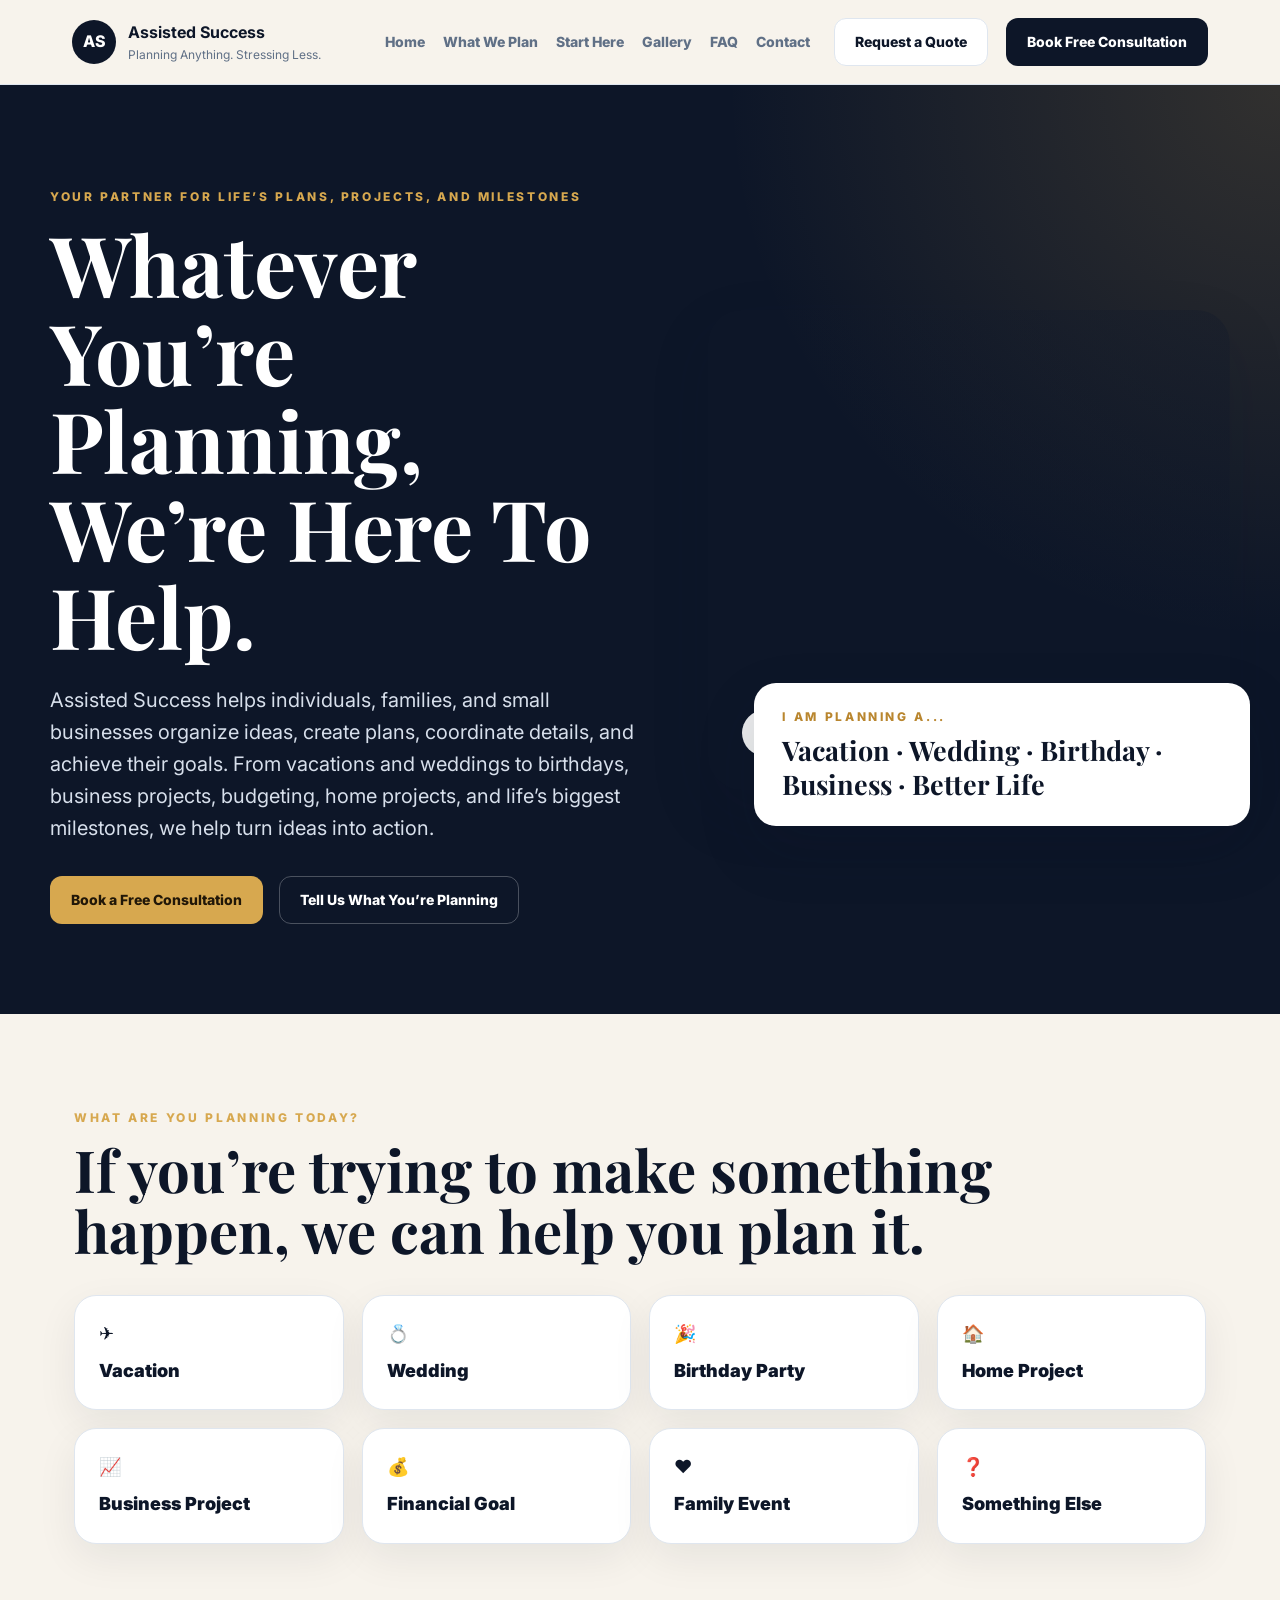
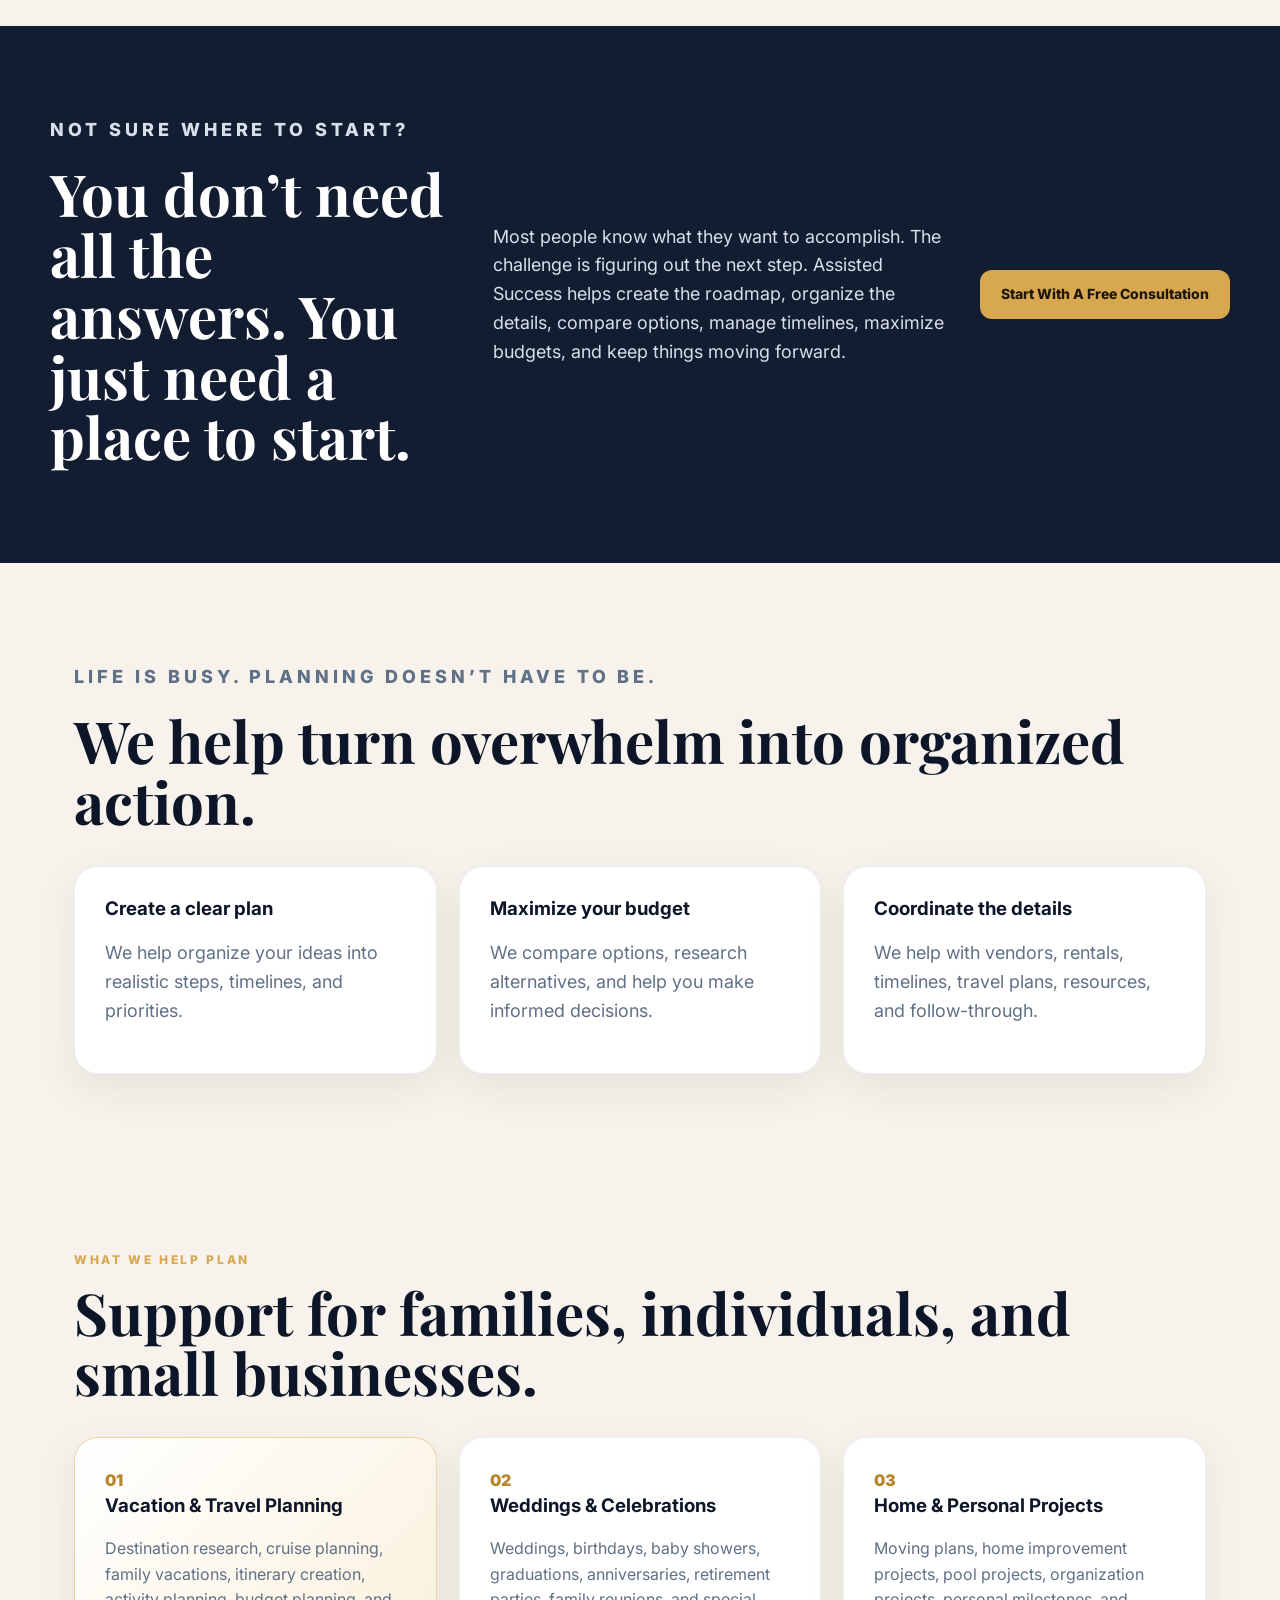
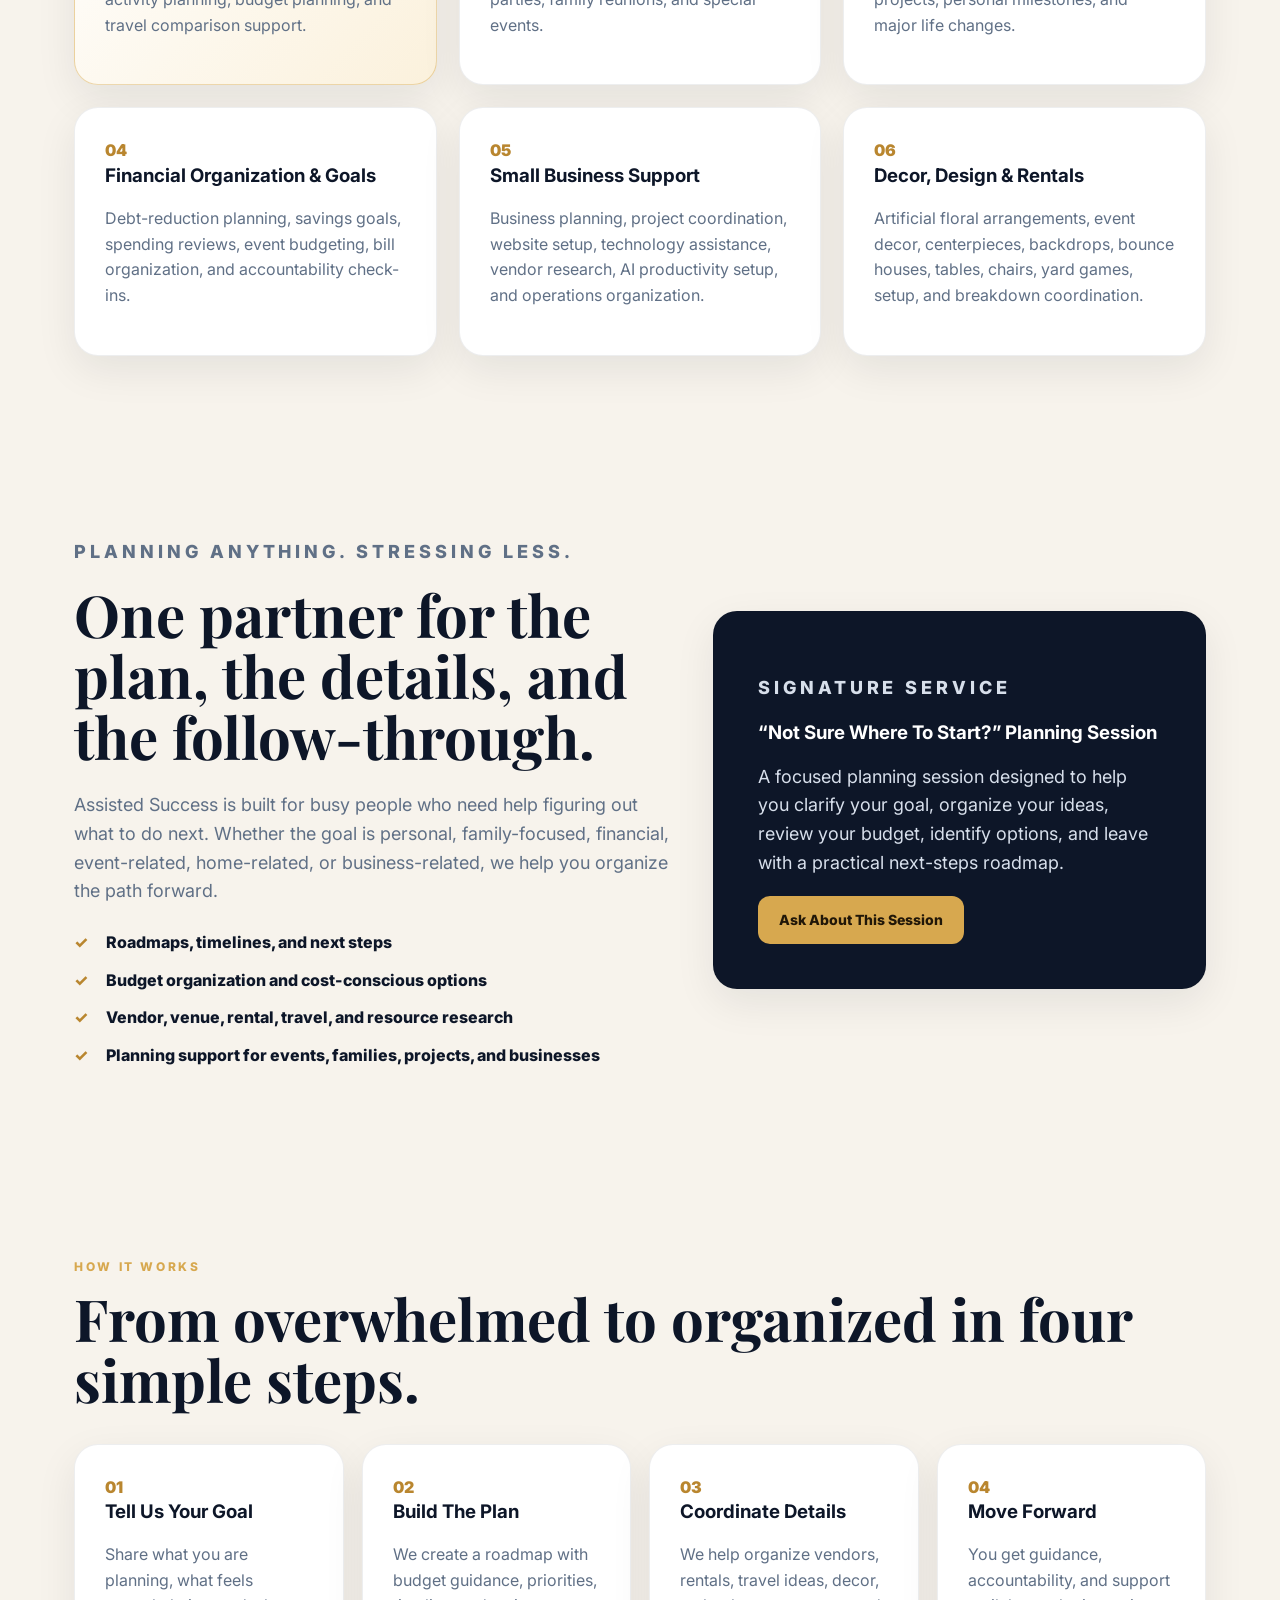
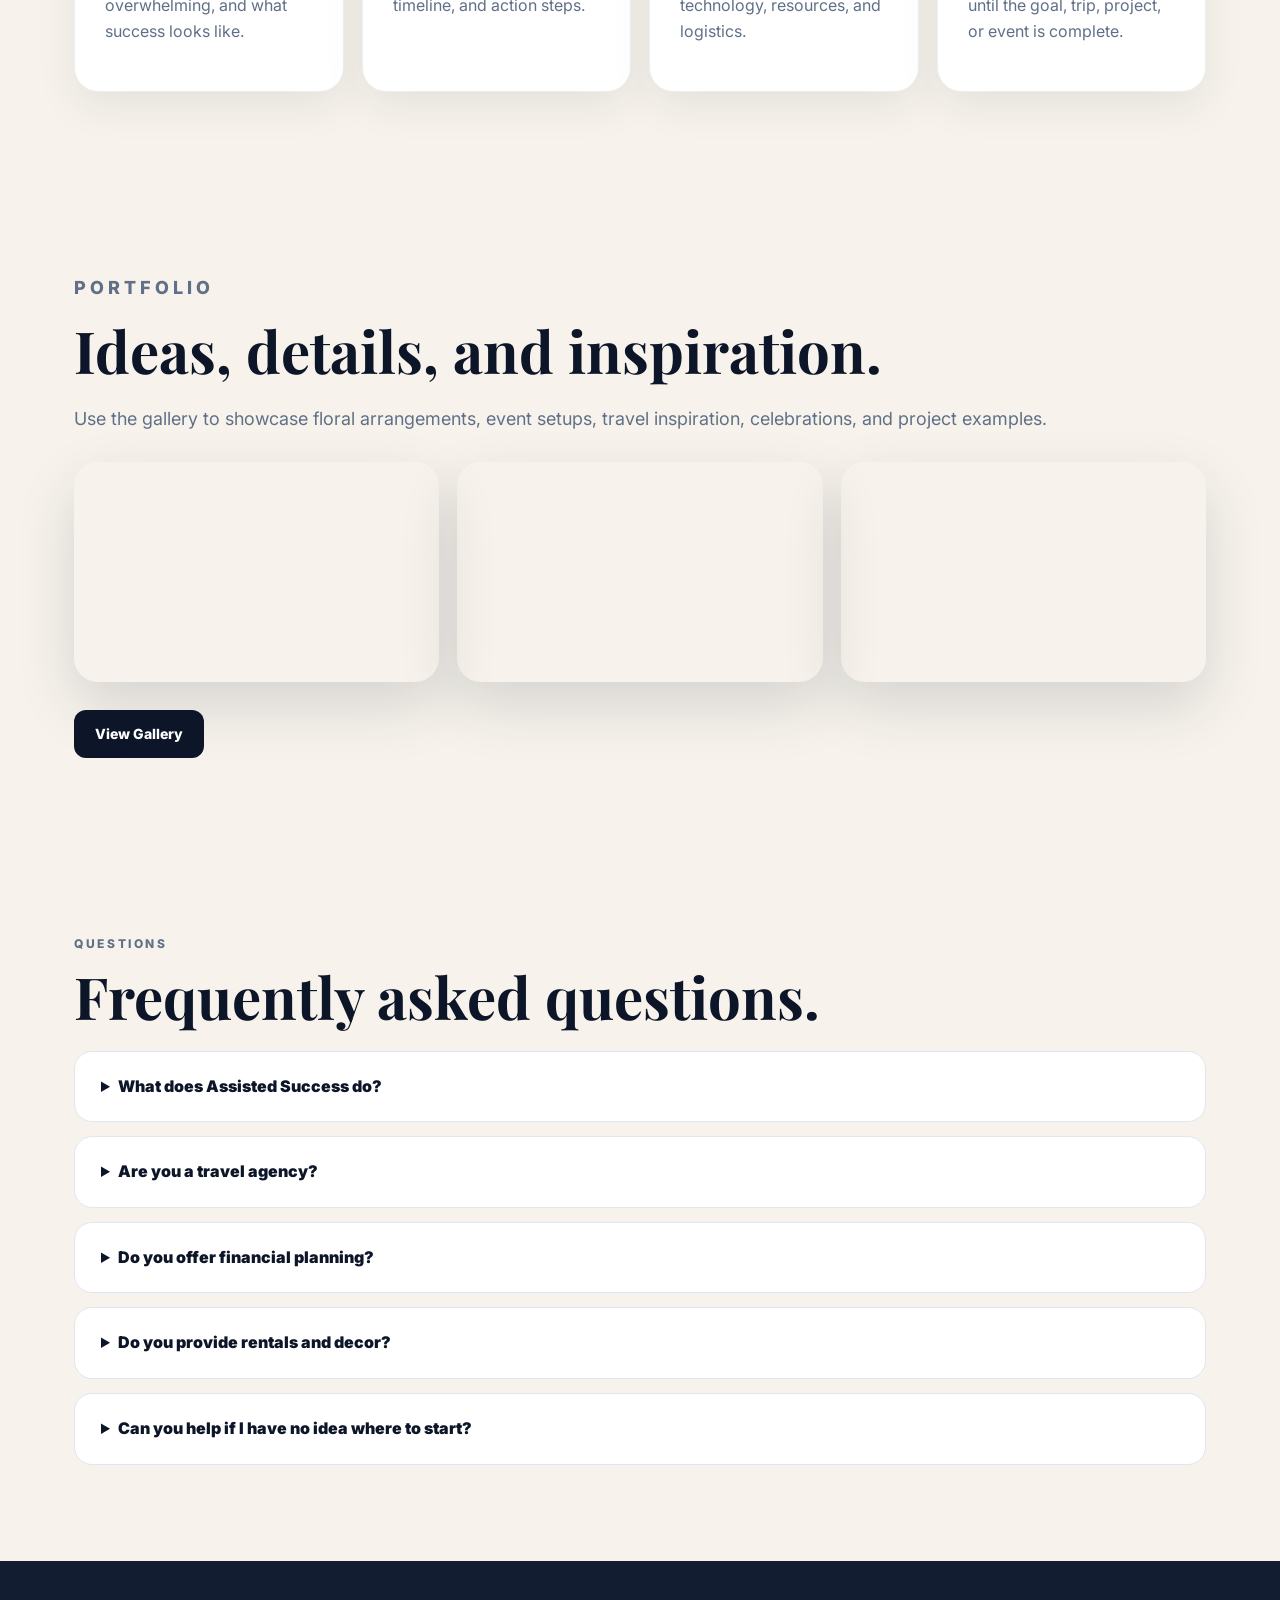
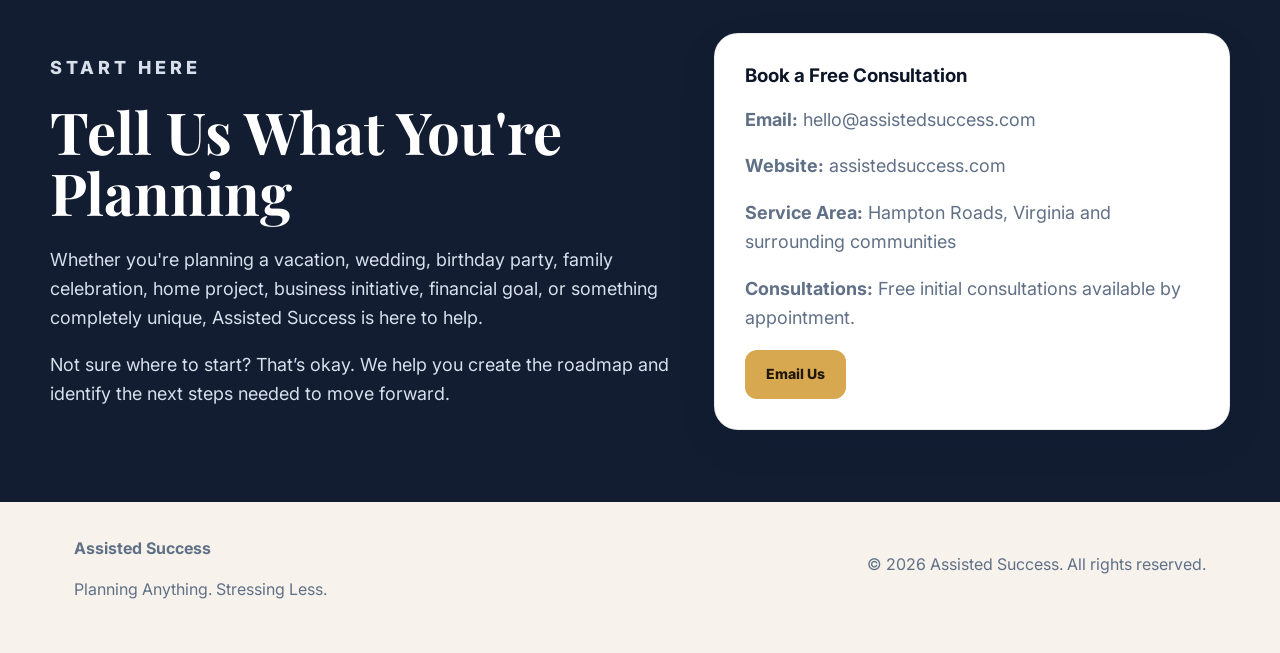
<file: index.html>
<!DOCTYPE html>
<html lang="en">
<head>
  <meta charset="UTF-8" />
  <meta name="viewport" content="width=device-width, initial-scale=1.0" />
  <title>Assisted Success | Planning Anything. Stressing Less.</title>
  <meta name="description" content="Assisted Success helps individuals, families, and small businesses plan anything from vacations and weddings to home projects, financial goals, business projects, decor, rentals, and life's milestones." />
  <link rel="stylesheet" href="style.css" />
</head>
<body>
  <header class="site-header">
    <nav class="nav">
      <a href="index.html" class="brand">
        <span class="brand-mark">AS</span>
        <span><strong>Assisted Success</strong><small>Planning Anything. Stressing Less.</small></span>
      </a>
      <button class="nav-toggle" aria-label="Open navigation">☰</button>
      <div class="nav-links">
        <a href="index.html">Home</a>
        <a href="#planning">What We Plan</a>
        <a href="#start">Start Here</a>
        <a href="gallery.html">Gallery</a>
        <a href="#faq">FAQ</a>
        <a href="#contact">Contact</a>
      </div>
      <div class="nav-actions">
        <a href="#contact" class="btn btn-light">Request a Quote</a>
        <a href="#contact" class="btn btn-dark">Book Free Consultation</a>
      </div>
    </nav>
  </header>

  <main>
    <section class="hero">
      <div class="hero-content">
        <p class="eyebrow">Your partner for life’s plans, projects, and milestones</p>
        <h1>Whatever You’re Planning, We’re Here To Help.</h1>
        <p class="hero-text">Assisted Success helps individuals, families, and small businesses organize ideas, create plans, coordinate details, and achieve their goals. From vacations and weddings to birthdays, business projects, budgeting, home projects, and life’s biggest milestones, we help turn ideas into action.</p>
        <div class="hero-buttons">
          <a href="#contact" class="btn btn-gold">Book a Free Consultation</a>
          <a href="#planning" class="btn btn-outline">Tell Us What You’re Planning</a>
        </div>
      </div>
      <div class="hero-card">
        <div class="hero-image"><span>Vacations • Weddings • Birthdays • Projects • Goals</span></div>
        <div class="floating-card">
          <p>I am planning a...</p>
          <h3>Vacation · Wedding · Birthday · Business · Better Life</h3>
        </div>
      </div>
    </section>

    <section id="planning" class="section planning-selector">
      <p class="eyebrow">What are you planning today?</p>
      <h2>If you’re trying to make something happen, we can help you plan it.</h2>
      <div class="selector-grid">
        <a href="#vacations">✈️ <span>Vacation</span></a>
        <a href="#celebrations">💍 <span>Wedding</span></a>
        <a href="#celebrations">🎉 <span>Birthday Party</span></a>
        <a href="#projects">🏠 <span>Home Project</span></a>
        <a href="#business">📈 <span>Business Project</span></a>
        <a href="#financial">💰 <span>Financial Goal</span></a>
        <a href="#celebrations">❤️ <span>Family Event</span></a>
        <a href="#start">❓ <span>Something Else</span></a>
      </div>
    </section>

    <section id="start" class="start section-dark">
      <div>
        <p class="eyebrow">Not sure where to start?</p>
        <h2>You don’t need all the answers. You just need a place to start.</h2>
      </div>
      <p>Most people know what they want to accomplish. The challenge is figuring out the next step. Assisted Success helps create the roadmap, organize the details, compare options, manage timelines, maximize budgets, and keep things moving forward.</p>
      <a href="#contact" class="btn btn-gold">Start With A Free Consultation</a>
    </section>

    <section class="section promise">
      <p class="eyebrow">Life is busy. Planning doesn’t have to be.</p>
      <h2>We help turn overwhelm into organized action.</h2>
      <div class="promise-grid">
        <article><h3>Create a clear plan</h3><p>We help organize your ideas into realistic steps, timelines, and priorities.</p></article>
        <article><h3>Maximize your budget</h3><p>We compare options, research alternatives, and help you make informed decisions.</p></article>
        <article><h3>Coordinate the details</h3><p>We help with vendors, rentals, timelines, travel plans, resources, and follow-through.</p></article>
      </div>
    </section>

    <section class="section services">
      <p class="eyebrow">What we help plan</p>
      <h2>Support for families, individuals, and small businesses.</h2>
      <div class="service-grid">
        <article id="vacations" class="service-card featured"><span>01</span><h3>Vacation & Travel Planning</h3><p>Destination research, cruise planning, family vacations, itinerary creation, activity planning, budget planning, and travel comparison support.</p></article>
        <article id="celebrations" class="service-card"><span>02</span><h3>Weddings & Celebrations</h3><p>Weddings, birthdays, baby showers, graduations, anniversaries, retirement parties, family reunions, and special events.</p></article>
        <article id="projects" class="service-card"><span>03</span><h3>Home & Personal Projects</h3><p>Moving plans, home improvement projects, pool projects, organization projects, personal milestones, and major life changes.</p></article>
        <article id="financial" class="service-card"><span>04</span><h3>Financial Organization & Goals</h3><p>Debt-reduction planning, savings goals, spending reviews, event budgeting, bill organization, and accountability check-ins.</p></article>
        <article id="business" class="service-card"><span>05</span><h3>Small Business Support</h3><p>Business planning, project coordination, website setup, technology assistance, vendor research, AI productivity setup, and operations organization.</p></article>
        <article class="service-card"><span>06</span><h3>Decor, Design & Rentals</h3><p>Artificial floral arrangements, event decor, centerpieces, backdrops, bounce houses, tables, chairs, yard games, setup, and breakdown coordination.</p></article>
      </div>
    </section>

    <section class="split section">
      <div>
        <p class="eyebrow">Planning anything. Stressing less.</p>
        <h2>One partner for the plan, the details, and the follow-through.</h2>
        <p>Assisted Success is built for busy people who need help figuring out what to do next. Whether the goal is personal, family-focused, financial, event-related, home-related, or business-related, we help you organize the path forward.</p>
        <ul class="check-list">
          <li>Roadmaps, timelines, and next steps</li>
          <li>Budget organization and cost-conscious options</li>
          <li>Vendor, venue, rental, travel, and resource research</li>
          <li>Planning support for events, families, projects, and businesses</li>
        </ul>
      </div>
      <div class="feature-box">
        <p class="eyebrow">Signature service</p>
        <h3>“Not Sure Where To Start?” Planning Session</h3>
        <p>A focused planning session designed to help you clarify your goal, organize your ideas, review your budget, identify options, and leave with a practical next-steps roadmap.</p>
        <a href="#contact" class="btn btn-gold">Ask About This Session</a>
      </div>
    </section>

    <section id="process" class="section process">
      <p class="eyebrow">How it works</p>
      <h2>From overwhelmed to organized in four simple steps.</h2>
      <div class="steps">
        <div class="step"><strong>01</strong><h3>Tell Us Your Goal</h3><p>Share what you are planning, what feels overwhelming, and what success looks like.</p></div>
        <div class="step"><strong>02</strong><h3>Build The Plan</h3><p>We create a roadmap with budget guidance, priorities, timeline, and action steps.</p></div>
        <div class="step"><strong>03</strong><h3>Coordinate Details</h3><p>We help organize vendors, rentals, travel ideas, decor, technology, resources, and logistics.</p></div>
        <div class="step"><strong>04</strong><h3>Move Forward</h3><p>You get guidance, accountability, and support until the goal, trip, project, or event is complete.</p></div>
      </div>
    </section>

    <section class="gallery-preview section">
      <p class="eyebrow">Portfolio</p>
      <h2>Ideas, details, and inspiration.</h2>
      <p>Use the gallery to showcase floral arrangements, event setups, travel inspiration, celebrations, and project examples.</p>
      <div class="preview-grid"><div></div><div></div><div></div></div>
      <a href="gallery.html" class="btn btn-dark">View Gallery</a>
    </section>

    <section id="faq" class="section faq">
      <p class="eyebrow">Questions</p>
      <h2>Frequently asked questions.</h2>
      <details><summary>What does Assisted Success do?</summary><p>We help clients plan, organize, coordinate, and move forward with events, vacations, projects, goals, family milestones, and small business needs.</p></details>
      <details><summary>Are you a travel agency?</summary><p>We provide travel planning support such as destination research, itinerary planning, activity ideas, budgeting, and organization. We are not currently acting as a licensed travel agency unless stated otherwise.</p></details>
      <details><summary>Do you offer financial planning?</summary><p>We offer financial organization, budgeting support, debt-reduction planning, and goal planning. We do not provide investment, tax, insurance, legal, or retirement advice.</p></details>
      <details><summary>Do you provide rentals and decor?</summary><p>Yes, rentals and décor can be part of event support, including artificial florals, centerpieces, backdrops, bounce houses, tables, chairs, and other event items as available.</p></details>
      <details><summary>Can you help if I have no idea where to start?</summary><p>Absolutely. Helping clients figure out the next step is one of our main strengths.</p></details>
    </section>

    <section id="contact" class="contact section-dark">
      <div>
        <p class="eyebrow">Start here</p>
        <h2>Tell Us What You're Planning</h2>
        <p>Whether you're planning a vacation, wedding, birthday party, family celebration, home project, business initiative, financial goal, or something completely unique, Assisted Success is here to help.</p>
        <p>Not sure where to start? That’s okay. We help you create the roadmap and identify the next steps needed to move forward.</p>
      </div>
      <div class="contact-card">
        <h3>Book a Free Consultation</h3>
        <p><strong>Email:</strong> hello@assistedsuccess.com</p>
        <p><strong>Website:</strong> assistedsuccess.com</p>
        <p><strong>Service Area:</strong> Hampton Roads, Virginia and surrounding communities</p>
        <p><strong>Consultations:</strong> Free initial consultations available by appointment.</p>
        <a class="btn btn-gold" href="mailto:hello@assistedsuccess.com">Email Us</a>
      </div>
    </section>
  </main>

  <footer>
    <div><strong>Assisted Success</strong><p>Planning Anything. Stressing Less.</p></div>
    <p>© <span id="year"></span> Assisted Success. All rights reserved.</p>
  </footer>
  <script src="script.js"></script>
</body>
</html>
</file>
<file: style.css>
@import url('https://fonts.googleapis.com/css2?family=Inter:wght@400;500;600;700;800&family=Playfair+Display:wght@600;700&display=swap');

:root { --navy:#0d1628; --navy-2:#121d32; --gold:#d7a84f; --gold-dark:#b9862f; --cream:#f7f3ec; --white:#ffffff; --gray:#607086; --border:#dfe6ef; --shadow:0 24px 60px rgba(13,22,40,.14); }
*{box-sizing:border-box} html{scroll-behavior:smooth} body{margin:0;font-family:Inter,system-ui,sans-serif;background:var(--cream);color:var(--navy);line-height:1.6} a{color:inherit;text-decoration:none}
.site-header{position:sticky;top:0;z-index:100;background:rgba(247,243,236,.94);border-bottom:1px solid var(--border);backdrop-filter:blur(12px)}
.nav{max-width:1180px;margin:0 auto;padding:18px 22px;display:flex;align-items:center;gap:24px}.brand{display:flex;align-items:center;gap:12px;margin-right:auto}.brand-mark{width:44px;height:44px;border-radius:50%;display:grid;place-items:center;background:var(--navy);color:var(--white);font-weight:800}.brand small{display:block;color:var(--gray);font-size:12px}.nav-links,.nav-actions{display:flex;align-items:center;gap:18px}.nav-links a{color:var(--gray);font-weight:800;font-size:14px}.nav-toggle{display:none}
.btn{display:inline-flex;align-items:center;justify-content:center;padding:12px 20px;border-radius:12px;font-weight:800;font-size:14px;border:1px solid transparent;transition:.2s ease}.btn:hover{transform:translateY(-2px)}.btn-dark{background:var(--navy);color:var(--white)}.btn-light{background:var(--white);border-color:var(--border)}.btn-gold{background:var(--gold);color:#211708}.btn-outline{border-color:rgba(255,255,255,.25);color:var(--white)}
.hero{min-height:790px;background:radial-gradient(circle at top right,rgba(215,168,79,.18),transparent 35%),var(--navy);color:var(--white);display:grid;grid-template-columns:1.06fr .94fr;gap:70px;align-items:center;padding:90px max(24px,calc((100vw - 1180px)/2))}.eyebrow{color:var(--gold);text-transform:uppercase;letter-spacing:.22em;font-weight:800;font-size:12px}h1,h2{font-family:"Playfair Display",serif;line-height:1.05;margin:0 0 24px}h1{font-size:clamp(46px,7vw,84px);max-width:780px}h2{font-size:clamp(34px,5vw,58px)}h3{margin-top:0;line-height:1.25}.hero-text{font-size:20px;max-width:690px;color:#d7dfeb}.hero-buttons{display:flex;gap:16px;flex-wrap:wrap;margin-top:32px}.hero-card{position:relative}.hero-image{min-height:480px;border-radius:34px;box-shadow:var(--shadow);display:flex;align-items:end;padding:34px;overflow:hidden;background:linear-gradient(135deg,rgba(13,22,40,.14),rgba(13,22,40,.48)),url('https://images.unsplash.com/photo-1507525428034-b723cf961d3e?auto=format&fit=crop&w=1200&q=80');background-size:cover;background-position:center}.hero-image span{background:rgba(255,255,255,.92);color:var(--navy);padding:10px 14px;border-radius:999px;font-weight:800}.floating-card{position:absolute;right:-20px;bottom:-36px;width:min(500px,95%);background:var(--white);color:var(--navy);border-radius:22px;padding:24px 28px;box-shadow:var(--shadow)}.floating-card p{margin:0 0 8px;color:var(--gold-dark);text-transform:uppercase;letter-spacing:.22em;font-weight:800;font-size:12px}.floating-card h3{font-family:"Playfair Display",serif;font-size:27px;margin:0}
.section{max-width:1180px;margin:0 auto;padding:82px 24px}.selector-grid{margin-top:34px;display:grid;grid-template-columns:repeat(4,1fr);gap:18px}.selector-grid a{background:var(--white);border:1px solid var(--border);border-radius:22px;padding:24px;font-weight:900;font-size:18px;box-shadow:0 14px 40px rgba(13,22,40,.07)}.selector-grid a span{display:block;margin-top:8px}
.section-dark{background:var(--navy-2);color:var(--white);padding:72px max(24px,calc((100vw - 1180px)/2))}.start{display:grid;grid-template-columns:.95fr 1.05fr auto;gap:34px;align-items:center}.start p,.contact p{color:#d7dfeb;font-size:18px}.promise p,.split p,.gallery-preview p,.page-hero p{color:var(--gray);font-size:18px}.promise-grid,.service-grid{display:grid;grid-template-columns:repeat(3,1fr);gap:22px;margin-top:34px}.promise-grid article,.service-card,.step,.feature-box,.contact-card,.gallery-instructions{background:var(--white);padding:30px;border-radius:24px;box-shadow:0 14px 40px rgba(13,22,40,.08);border:1px solid rgba(13,22,40,.07)}.promise-grid p,.service-card p,.step p,.faq p,.gallery-instructions p{color:var(--gray)}.service-card span,.step strong{color:var(--gold-dark);font-weight:900}.service-card.featured{background:linear-gradient(135deg,#fff,#fbf1dc);border-color:rgba(215,168,79,.45)}
.split{display:grid;grid-template-columns:1.1fr .9fr;gap:36px;align-items:center}.feature-box{background:var(--navy);color:var(--white);padding:44px}.feature-box p{color:#d7dfeb}.check-list{list-style:none;padding:0;margin:24px 0 0}.check-list li{margin:12px 0;padding-left:32px;position:relative;font-weight:800}.check-list li::before{content:"✓";position:absolute;left:0;color:var(--gold-dark)}.steps{display:grid;grid-template-columns:repeat(4,1fr);gap:18px;margin-top:34px}
.preview-grid{display:grid;grid-template-columns:repeat(3,1fr);gap:18px;margin:28px 0}.preview-grid div{min-height:220px;border-radius:24px;background-size:cover;background-position:center;box-shadow:var(--shadow)}.preview-grid div:nth-child(1){background-image:url('https://images.unsplash.com/photo-1507525428034-b723cf961d3e?auto=format&fit=crop&w=900&q=80')}.preview-grid div:nth-child(2){background-image:url('https://images.unsplash.com/photo-1519225421980-715cb0215aed?auto=format&fit=crop&w=900&q=80')}.preview-grid div:nth-child(3){background-image:url('https://images.unsplash.com/photo-1464366400600-7168b8af9bc3?auto=format&fit=crop&w=900&q=80')}
.faq details{background:var(--white);margin:14px 0;padding:22px 26px;border-radius:18px;border:1px solid var(--border)}.faq summary{cursor:pointer;font-weight:900}.contact{display:grid;grid-template-columns:1.1fr .9fr;gap:34px;align-items:center}.contact-card{color:var(--navy)}.contact-card p{color:var(--gray)}
.page-hero{background:var(--navy);color:var(--white);padding:95px max(24px,calc((100vw - 1180px)/2))}.page-hero h1{max-width:950px}.page-hero p{color:#d7dfeb;max-width:760px}.gallery-filter-wrap{padding-top:20px}.gallery-filters{display:flex;gap:10px;flex-wrap:wrap;margin-bottom:28px}.filter-btn{border:1px solid var(--border);background:var(--white);color:var(--navy);padding:10px 16px;border-radius:999px;font-weight:800;cursor:pointer}.filter-btn.active{background:var(--navy);color:var(--white)}.gallery-grid{display:grid;grid-template-columns:repeat(3,1fr);gap:22px}.gallery-card{background:var(--white);border-radius:24px;overflow:hidden;box-shadow:0 14px 40px rgba(13,22,40,.08)}.gallery-card img{width:100%;height:290px;object-fit:cover;display:block}.gallery-card div{padding:22px}.gallery-card p{color:var(--gold-dark);text-transform:uppercase;letter-spacing:.18em;font-size:11px;font-weight:900;margin:0 0 8px}.gallery-card h3{margin:0;font-family:"Playfair Display",serif;font-size:26px}
footer{max-width:1180px;margin:0 auto;padding:34px 24px;display:flex;justify-content:space-between;gap:24px;color:var(--gray)}
@media (max-width:980px){.nav{flex-wrap:wrap}.nav-toggle{display:block;background:var(--navy);color:var(--white);border:0;border-radius:10px;padding:10px 12px;font-size:20px}.nav-links,.nav-actions{display:none;width:100%;flex-direction:column;align-items:stretch}.nav-links.open,.nav-actions.open{display:flex}.hero,.split,.start,.contact{grid-template-columns:1fr}.selector-grid{grid-template-columns:repeat(2,1fr)}.promise-grid,.service-grid,.steps,.preview-grid,.gallery-grid{grid-template-columns:1fr}.hero{min-height:auto;padding-top:64px;padding-bottom:92px}.floating-card{right:0}footer{flex-direction:column}}
@media (max-width:560px){.selector-grid{grid-template-columns:1fr}.hero-buttons{flex-direction:column}.btn{width:100%}.hero-image{min-height:340px}.floating-card h3{font-size:22px}}
</file>
